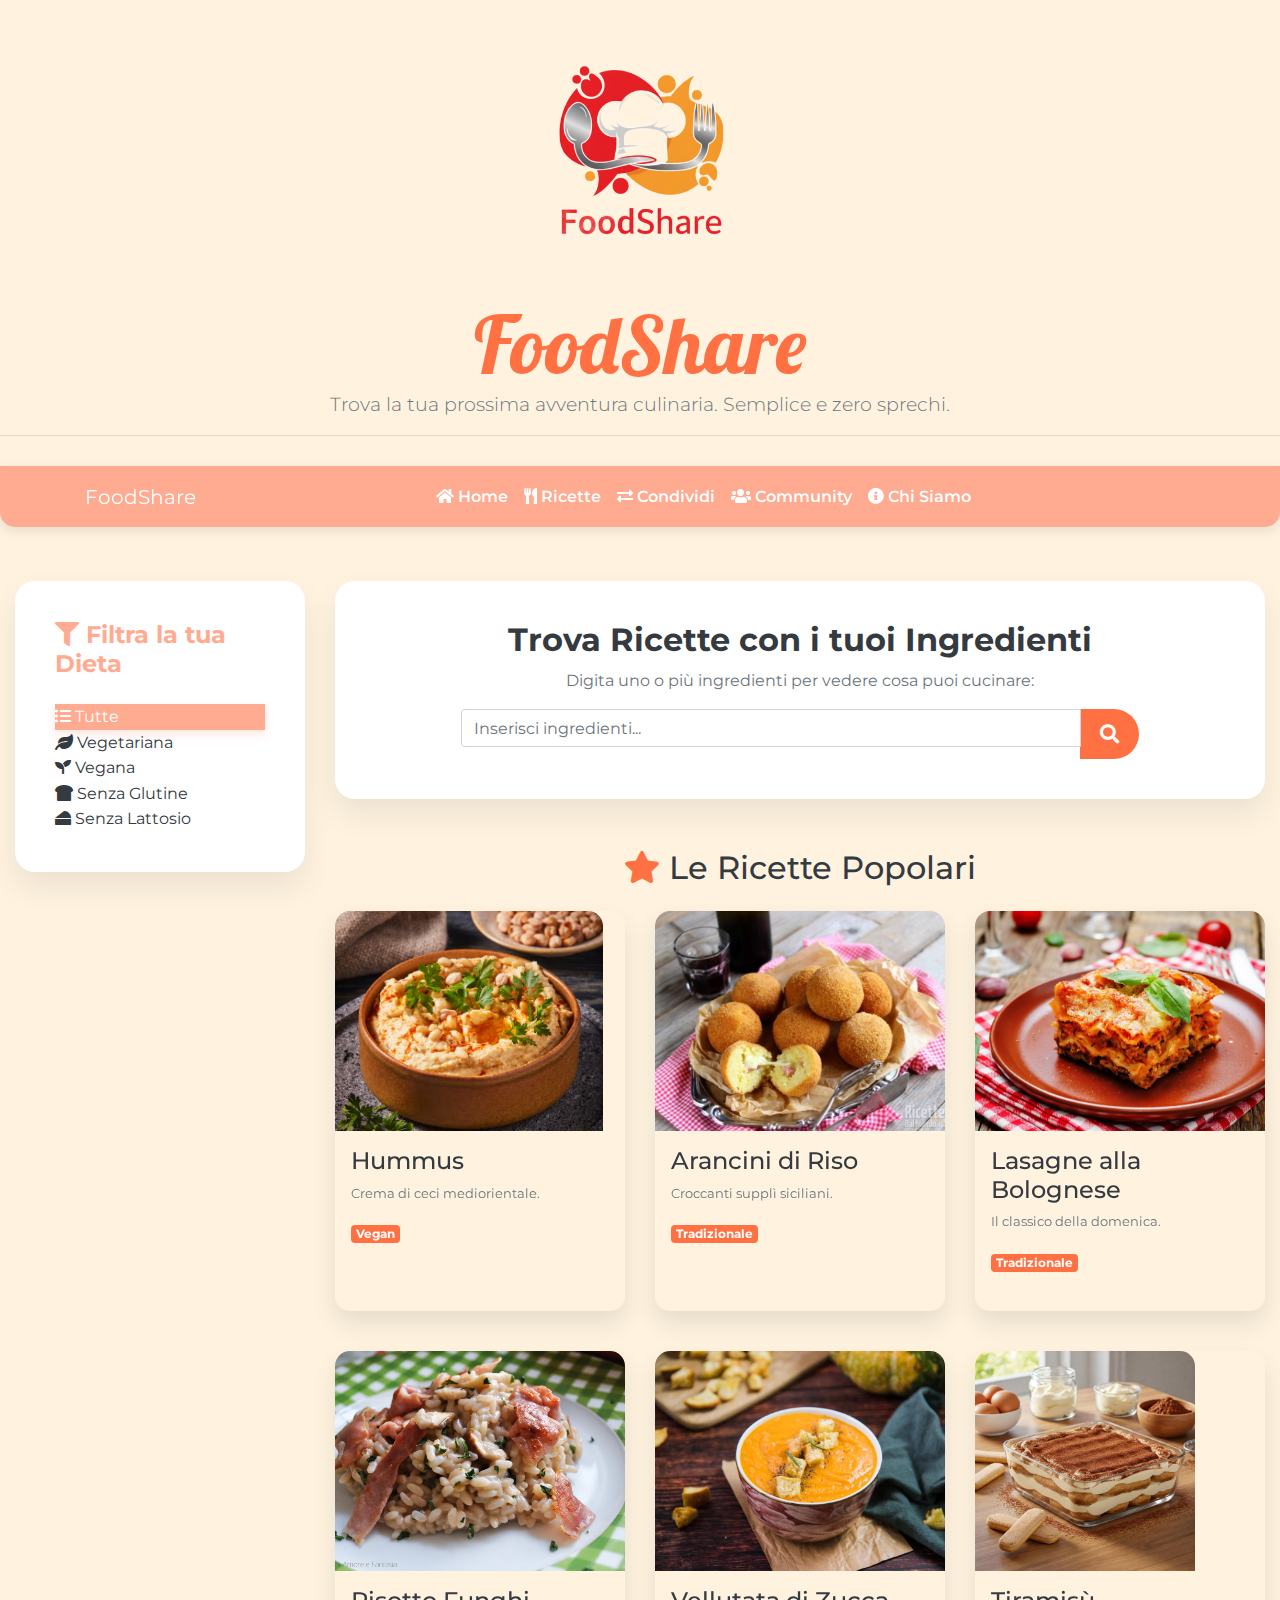
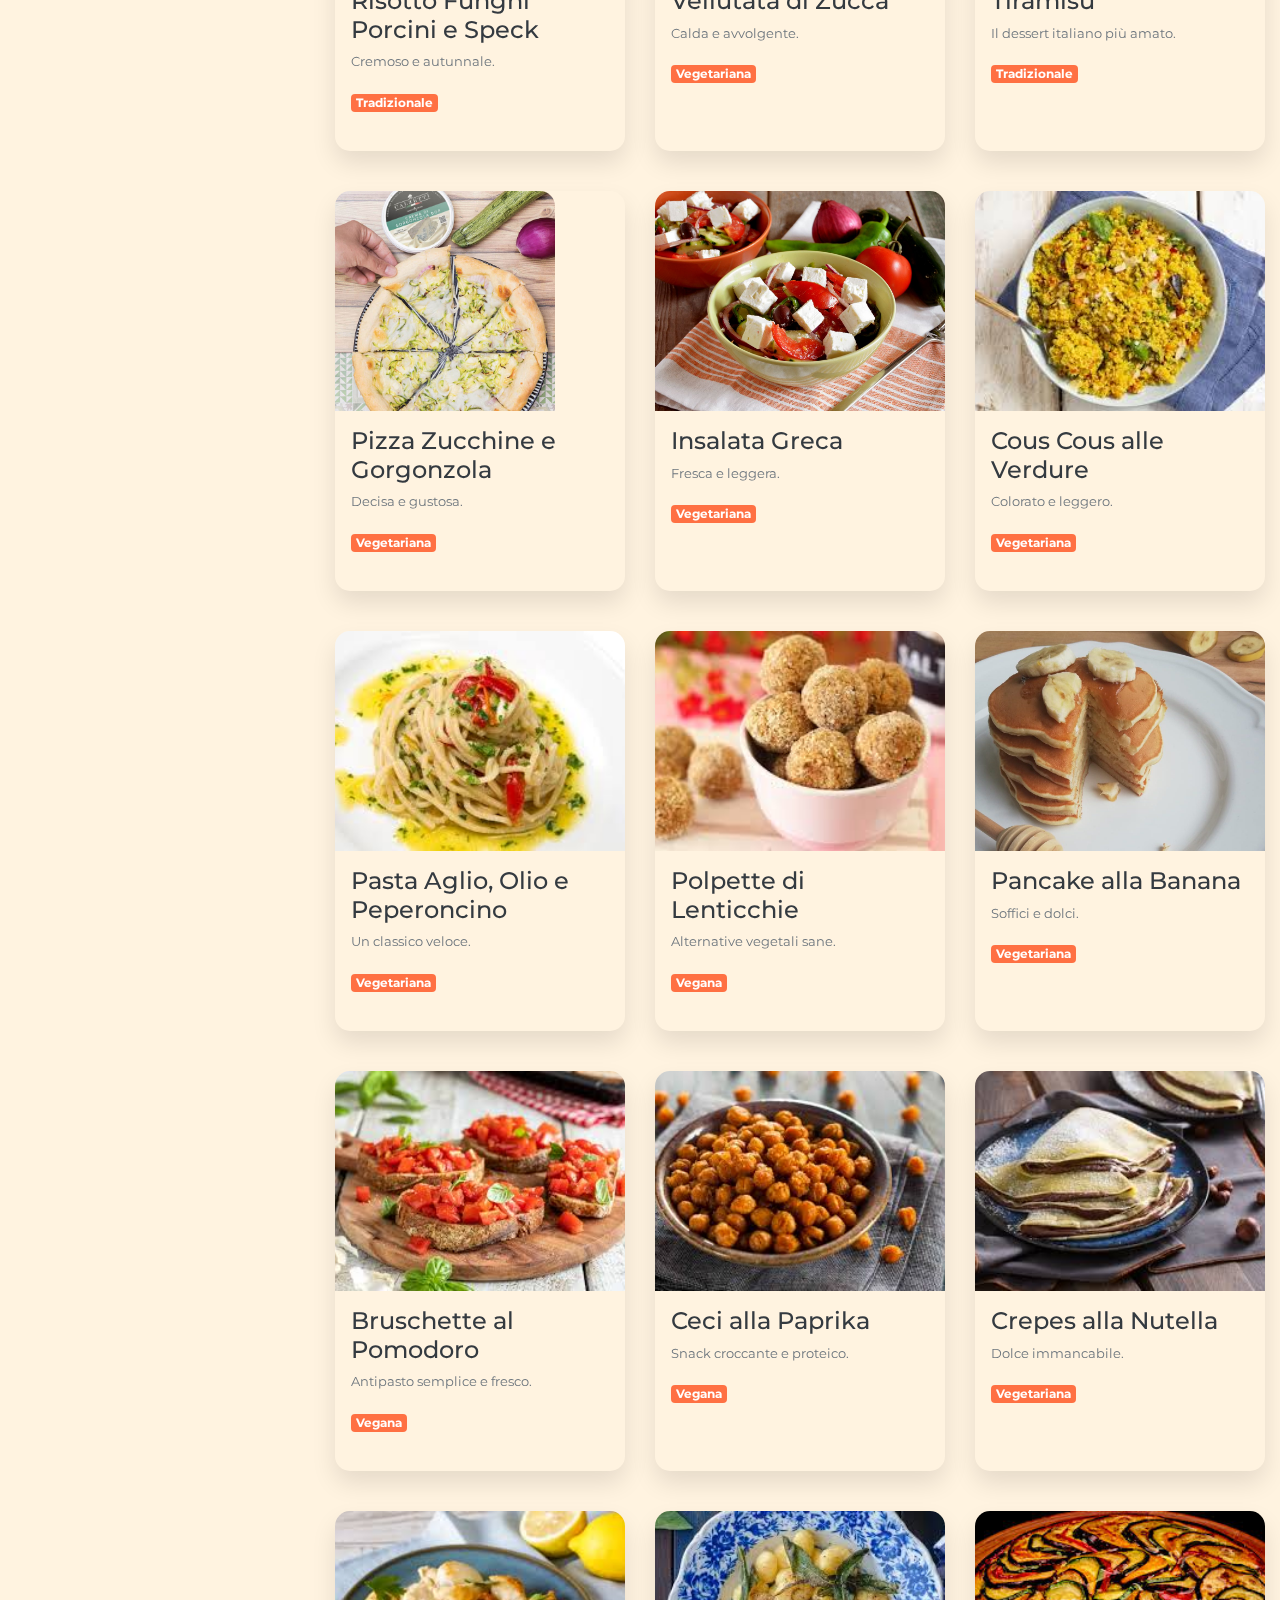
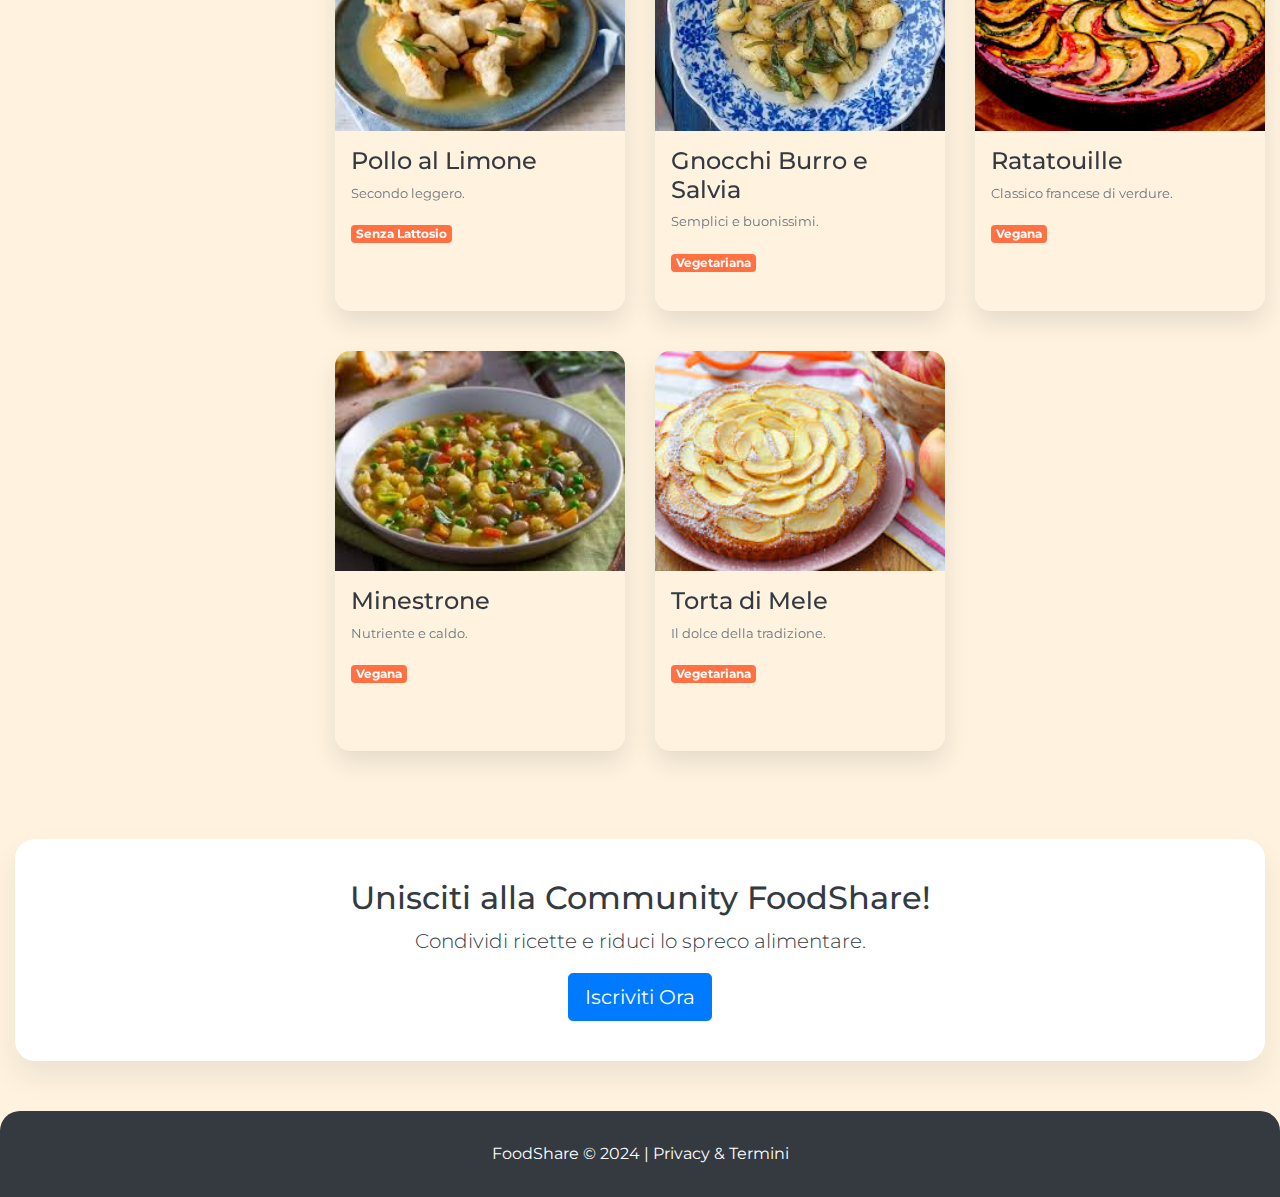
<file: index.html>
<!DOCTYPE html>
<html lang="it">
   <head>
      <meta charset="UTF-8">
      <meta name="viewport" content="width=device-width, initial-scale=1.0">
      <title>FoodShare</title>
      <link rel="stylesheet" href="https://stackpath.bootstrapcdn.com/bootstrap/4.5.2/css/bootstrap.min.css">
      <link href="https://fonts.googleapis.com/css2?family=Lobster&family=Montserrat:wght@300;400;600;700&display=swap" rel="stylesheet">
      <link rel="stylesheet" href="https://cdnjs.cloudflare.com/ajax/libs/font-awesome/5.15.4/css/all.min.css">
      <style>
         :root {
         --primary-bg: #FFF3E0;
         --navbar-bg: #FFAB91;
         --accent-color: #FF7043;
         --text-color: #343a40;
         --light-grey: #f0f0f0;
         --dark-grey: #6c757d;
         }
         body {
         padding-top: 20px;
         font-family: 'Montserrat', sans-serif;
         background-color: var(--primary-bg);
         color: var(--text-color);
         line-height: 1.6;
         }
         .top-logo-section {
         text-align: center;
         margin-bottom: 30px;
         padding-bottom: 15px;
         border-bottom: 1px solid rgba(0,0,0,0.1);
         }
         .top-logo-section .brand-logo {
         font-family: 'Lobster', cursive;
         font-size: 5rem;
         color: var(--accent-color);
         font-weight: 400;
         line-height: 1;
         display: block;
         margin-bottom: 5px;
         }
         .top-logo-section .brand-slogan {
         font-size: 1.2rem;
         color: var(--dark-grey);
         font-weight: 300;
         }
         .navbar {
         background-color: var(--navbar-bg);
         box-shadow: 0 4px 12px rgba(0,0,0,0.1);
         position: sticky;
         top: 0;
         z-index: 1000;
         margin-bottom: 30px;
         border-radius: 0 0 15px 15px;
         }
         .navbar-nav .nav-link {
         color: white !important;
         font-weight: 600;
         transition: color 0.2s, background-color 0.2s;
         padding: 10px 15px;
         border-radius: 8px;
         }
         .navbar-nav .nav-link:hover {
         background-color: rgba(255, 255, 255, 0.2);
         }
         .main-search-area, .sidebar-filters, .cta-section {
         background-color: white;
         border-radius: 20px;
         box-shadow: 0 15px 30px rgba(0,0,0,0.08);
         padding: 40px;
         margin-bottom: 50px;
         }
         #ingredient-search-input:focus {
         border-color: var(--accent-color);
         box-shadow: 0 0 0 0.2rem rgba(255, 112, 67, .25);
         }
         .input-group-text {
         background-color: var(--accent-color);
         color: white;
         border-radius: 0 50px 50px 0 !important;
         border: none;
         padding: 15px 20px;
         font-size: 1.2rem;
         }
         .sidebar-filters h4 {
         color: var(--navbar-bg);
         font-weight: 700;
         margin-bottom: 25px;
         }
         .filter-item.active {
         background-color: var(--navbar-bg);
         color: white;
         border-color: var(--navbar-bg);
         box-shadow: 0 4px 10px rgba(255, 171, 145, 0.3);
         }
         .recipe-item-wrapper {
         perspective: 1000px;
         height: 400px;
         margin-bottom: 40px;
         }
         .recipe-card {
         width: 100%;
         height: 100%;
         position: relative;
         transform-style: preserve-3d;
         transition: transform 0.6s;
         cursor: pointer;
         box-shadow: 0 12px 25px rgba(0, 0, 0, 0.1);
         border-radius: 15px;
         }
         .recipe-card.flipped {
         transform: rotateY(180deg);
         }
         .recipe-front, .recipe-back {
         position: absolute;
         width: 100%;
         height: 100%;
         backface-visibility: hidden;
         border-radius: 15px;
         }
         .recipe-front img {
         height: 220px;
         object-fit: cover;
         border-top-left-radius: 15px;
         border-top-right-radius: 15px;
         }
         .recipe-back {
         background-color: #FFCCBC;
         border: 1px solid var(--navbar-bg);
         transform: rotateY(180deg);
         padding: 30px;
         display: flex;
         flex-direction: column;
         justify-content: center;
         text-align: center;
         }
         .recipe-back .ingredients-text {
         font-size: 1.1rem;
         padding: 15px;
         font-weight: 500;
         }
         footer {
         background-color: var(--text-color);
         color: white;
         padding: 30px 0;
         border-top-left-radius: 20px;
         border-top-right-radius: 20px;
         margin-top: 40px;
         text-align: center;
         }
      </style>
   </head>
   <body>
      <div class="top-logo-section">
         <img src="logo1.png">
         <span class="brand-logo">FoodShare</span>
         <span class="brand-slogan">Trova la tua prossima avventura culinaria. Semplice e zero sprechi.</span>
      </div>
      <nav class="navbar navbar-expand-lg navbar-dark">
         <div class="container">
            <a class="navbar-brand navbar-brand-hidden" href="#">FoodShare</a>
            <button class="navbar-toggler" type="button" data-toggle="collapse" data-target="#navbarNav">
            <span class="navbar-toggler-icon"></span>
            </button>
            <div class="collapse navbar-collapse justify-content-center" id="navbarNav">
               <ul class="navbar-nav">
                  <li class="nav-item active">
                     <a class="nav-link" href="#"><i class="fas fa-home"></i> Home</a>
                  </li>
                  <li class="nav-item"><a class="nav-link" href="#"><i class="fas fa-utensils"></i> Ricette</a></li>
                  <li class="nav-item"><a class="nav-link" href="condivisione.html"><i class="fas fa-exchange-alt"></i> Condividi</a></li>
                  <li class="nav-item"><a href="community.html" class="nav-link"><i class="fas fa-users"></i> Community</a></li>
                  <li class="nav-item"><a href="chisiamo.html" class="nav-link"><i class="fas fa-info-circle"></i> Chi Siamo</a></li>
               </ul>
            </div>
         </div>
      </nav>
      <div class="container-fluid pt-4">
         <div class="row">
            <div class="col-lg-3 col-md-4">
               <section class="sidebar-filters">
                  <h4><i class="fas fa-filter"></i> Filtra la tua Dieta</h4>
                  <div id="variation-filters">
                     <div class="filter-item active" data-filter="Tutte"><i class="fas fa-list-ul"></i> Tutte</div>
                     <div class="filter-item" data-filter="Vegetariana"><i class="fas fa-leaf"></i> Vegetariana</div>
                     <div class="filter-item" data-filter="Vegan"><i class="fas fa-seedling"></i> Vegana</div>
                     <div class="filter-item" data-filter="Senza Glutine"><i class="fas fa-bread-slice"></i> Senza Glutine</div>
                     <div class="filter-item" data-filter="Senza Lattosio"><i class="fas fa-cheese"></i> Senza Lattosio</div>
                  </div>
               </section>
            </div>
            <div class="col-lg-9 col-md-8">
               <section class="main-search-area">
                  <h2 class="text-center font-weight-bold">Trova Ricette con i tuoi Ingredienti</h2>
                  <p class="text-center text-muted">Digita uno o più ingredienti per vedere cosa puoi cucinare:</p>
                  <div class="col-sm-10 offset-sm-1">
                     <div class="input-group">
                        <input type="text" id="ingredient-search-input" class="form-control" placeholder="Inserisci ingredienti...">
                        <div class="input-group-append">
                           <span class="input-group-text"><i class="fas fa-search"></i></span>
                        </div>
                     </div>
                  </div>
               </section>
               <section class="mb-5">
                  <h2 class="text-center mb-4"><i class="fas fa-star" style="color: var(--accent-color);"></i> Le Ricette Popolari</h2>
                  <div class="row" id="recipe-list"></div>
                  <div id="no-results" class="text-center" style="display:none;">
                     <p class="alert alert-warning">Nessuna ricetta trovata.</p>
                  </div>
               </section>
            </div>
         </div>
         <section class="cta-section text-center">
            <h2>Unisciti alla Community FoodShare!</h2>
            <p class="lead">Condividi ricette e riduci lo spreco alimentare.</p>
            <a href="#" class="btn btn-primary btn-lg">Iscriviti Ora</a>
         </section>
      </div>
      <footer>FoodShare © 2024 | Privacy & Termini</footer>
      <script src="https://code.jquery.com/jquery-3.5.1.min.js"></script>
      <script>
         const recipes = [
             { id: 1, title: "Hummus", ingredients: "Ceci, Olio d'oliva, Limone, Tahin, Aglio", variations: "Vegan, Senza Lattosio, Vegetariana, Senza Glutine", description: "Crema di ceci mediorientale.", image: "hummus.jpg" },
             { id: 2, title: "Arancini di Riso", ingredients: "Riso, Ragù, Mozzarella, Panatura", variations: "Tradizionale", description: "Croccanti supplì siciliani.", image: "31279-arancini-di-riso-con-prosciutto-e-mozzarella.jpg" },
             { id: 3, title: "Lasagne alla Bolognese", ingredients: "Pasta, Ragù, Besciamella, Parmigiano", variations: "Tradizionale", description: "Il classico della domenica.", image: "lasagne.jpg" },
             { id: 4, title: "Risotto Funghi Porcini e Speck", ingredients: "Riso, Funghi porcini, Speck", variations: "Tradizionale", description: "Cremoso e autunnale.", image: "RISOTTO-FUNGHI-E-SPECK-.jpg" },
             { id: 5, title: "Vellutata di Zucca", ingredients: "Zucca, Patate, Cipolla", variations: "Vegetariana, Vegan, Senza Glutine, Senza Lattosio", description: "Calda e avvolgente.", image: "vellutata.jpg" },
             { id: 6, title: "Tiramisù", ingredients: "Savoiardi, Mascarpone, Caffè", variations: "Tradizionale", description: "Il dessert italiano più amato.", image: "tiramisu.jpg" },
             { id: 7, title: "Pizza Zucchine e Gorgonzola", ingredients: "Impasto, Zucchine, Cipolla, Gorgonzola", variations: "Vegetariana", description: "Decisa e gustosa.", image: "pizza-zucchine.jpg" },
             { id: 8, title: "Insalata Greca", ingredients: "Pomodori, Cetrioli, Feta, Olive", variations: "Vegetariana, Senza Glutine", description: "Fresca e leggera.", image: "Insalata-greca.jpg" },
             { id: 9, title: "Cous Cous alle Verdure", ingredients: "Cous cous, Zucchine, Carote", variations: "Vegetariana, Vegana", description: "Colorato e leggero.", image: "cous.jpg" },
             { id: 10, title: "Pasta Aglio, Olio e Peperoncino", ingredients: "Spaghetti, Aglio, Olio", variations: "Vegetariana, Vegana", description: "Un classico veloce.", image: "pastaaglio.jpg" },
             { id: 11, title: "Polpette di Lenticchie", ingredients: "Lenticchie, Pangrattato", variations: "Vegana", description: "Alternative vegetali sane.", image: "lenticchie.jpg" },
             { id: 12, title: "Pancake alla Banana", ingredients: "Banana, Uova, Farina", variations: "Vegetariana", description: "Soffici e dolci.", image: "banane.jpg" },
             { id: 13, title: "Bruschette al Pomodoro", ingredients: "Pane, Pomodori, Basilico", variations: "Vegana", description: "Antipasto semplice e fresco.", image: "bruschette.jpg" },
             { id: 14, title: "Ceci alla Paprika", ingredients: "Ceci, Paprika", variations: "Vegana, Senza Glutine", description: "Snack croccante e proteico.", image: "ceci.jpg" },
             { id: 15, title: "Crepes alla Nutella", ingredients: "Farina, Latte, Uova, Nutella", variations: "Vegetariana", description: "Dolce immancabile.", image: "crepes.jpg" },
             { id: 16, title: "Pollo al Limone", ingredients: "Pollo, Limone, Rosmarino", variations: "Senza Lattosio", description: "Secondo leggero.", image: "pollo.jpg" },
             { id: 17, title: "Gnocchi Burro e Salvia", ingredients: "Gnocchi, Burro, Salvia", variations: "Vegetariana", description: "Semplici e buonissimi.", image: "gnocchi.jpg" },
             { id: 18, title: "Ratatouille", ingredients: "Melanzane, Peperoni, Zucchine", variations: "Vegana, Senza Glutine", description: "Classico francese di verdure.", image: "ratatuille.jpg" },
             { id: 19, title: "Minestrone", ingredients: "Verdure miste, Brodo", variations: "Vegana", description: "Nutriente e caldo.", image: "minestrone.jpg" },
             { id: 20, title: "Torta di Mele", ingredients: "Mele, Farina, Uova, Burro", variations: "Vegetariana", description: "Il dolce della tradizione.", image: "tortadimele.jpg" }
         ];
         
         let currentVariationFilter = 'Tutte';
         let currentIngredientSearch = '';
         
         function renderRecipes(filteredRecipes) {
             const list = $('#recipe-list');
             list.empty();
         
             if (filteredRecipes.length === 0) {
                 $("#no-results").show();
                 return;
             }
             $("#no-results").hide();
         
             filteredRecipes.forEach(recipe => {
                 list.append(`
                     <div class="col-lg-4 col-md-6">
                         <div class="recipe-item-wrapper" onclick="toggleFlip(${recipe.id})">
                             <div class="recipe-card" id="card-${recipe.id}">
                                 <div class="recipe-front">
                                     <img src="${recipe.image}" class="img-fluid" alt="${recipe.title}">
                                     <div class="p-3">
                                         <h4>${recipe.title}</h4>
                                         <p class="text-muted small">${recipe.description}</p>
                                         <span class="badge badge-info" style="background-color: var(--accent-color);">
                                             ${recipe.variations.split(',')[0]}
                                         </span>
                                     </div>
                                 </div>
         
                                 <div class="recipe-back">
                                     <h4>Ingredienti</h4>
                                     <p class="ingredients-text">${recipe.ingredients}</p>
                                 </div>
                             </div>
                         </div>
                     </div>
                 `);
             });
         }
         
         function filterRecipes() {
             let filtered = recipes;
         
             if (currentVariationFilter !== "Tutte") {
                 filtered = filtered.filter(r =>
                     r.variations.toLowerCase().includes(currentVariationFilter.toLowerCase())
                 );
             }
         
             if (currentIngredientSearch.trim() !== "") {
                 const s = currentIngredientSearch.toLowerCase();
                 filtered = filtered.filter(r =>
                     r.ingredients.toLowerCase().includes(s) ||
                     r.title.toLowerCase().includes(s)
                 );
             }
         
             renderRecipes(filtered);
         }
         
         function toggleFlip(id) {
             $(`#card-${id}`).toggleClass("flipped");
         }
         
         $(document).ready(() => {
             $("#ingredient-search-input").keyup(function () {
                 currentIngredientSearch = $(this).val();
                 filterRecipes();
             });
         
             $("#variation-filters .filter-item").click(function () {
                 $("#variation-filters .filter-item").removeClass("active");
                 $(this).addClass("active");
                 currentVariationFilter = $(this).data("filter");
                 filterRecipes();
             });
         
             renderRecipes(recipes);
         });
      </script>
   </body>

</html>
</file>
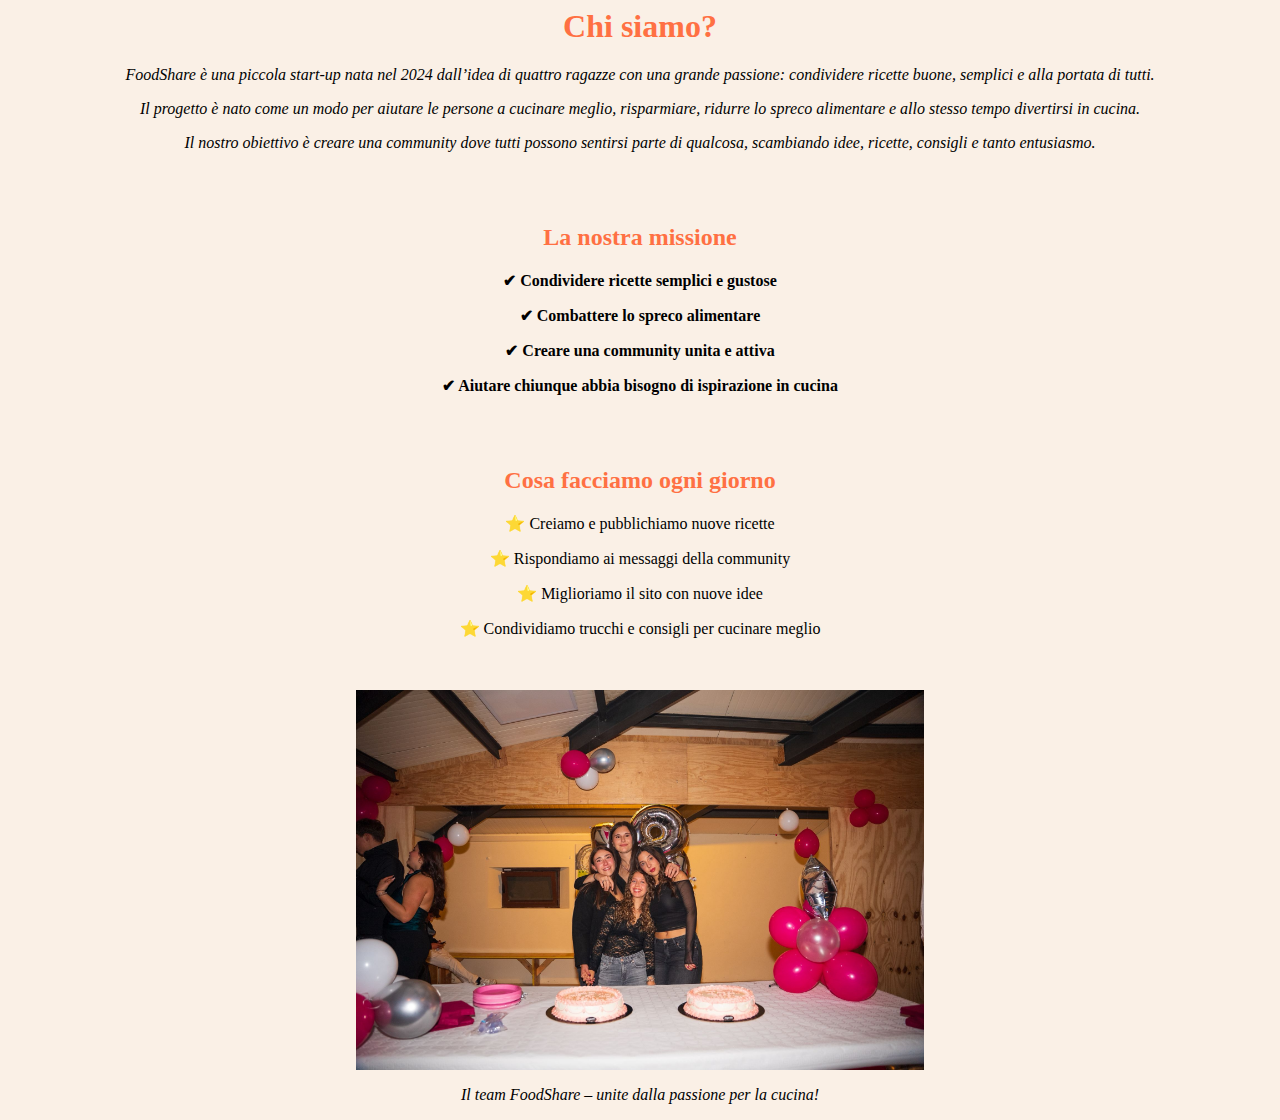
<file: chisiamo.html>
<html lang="it">
<head>
    <meta charset="UTF-8">
    <title>FoodShare - Chi Siamo</title>
</head>

<body bgcolor="#FAF0E6">

    <h1 style="text-align:center; color:#FF7043;">Chi siamo?</h1>

    <center>
        <p><em>FoodShare è una piccola start-up nata nel 2024 dall’idea di quattro ragazze con una grande passione:
        condividere ricette buone, semplici e alla portata di tutti.</em></p>

        <p><em>Il progetto è nato come un modo per aiutare le persone a cucinare meglio, risparmiare,
        ridurre lo spreco alimentare e allo stesso tempo divertirsi in cucina.</em></p>

        <p><em>Il nostro obiettivo è creare una community dove tutti possono sentirsi parte di qualcosa,
        scambiando idee, ricette, consigli e tanto entusiasmo.</em></p>
    </center>

    <br><br>

    <!-- Missione -->
    <h2 style="text-align:center; color:#FF7043;">La nostra missione</h2>
    <center>
        <p><b>✔ Condividere ricette semplici e gustose</b></p>
        <p><b>✔ Combattere lo spreco alimentare</b></p>
        <p><b>✔ Creare una community unita e attiva</b></p>
        <p><b>✔ Aiutare chiunque abbia bisogno di ispirazione in cucina</b></p>
    </center>

    <br><br>

    <!-- Cosa facciamo -->
    <h2 style="text-align:center; color:#FF7043;">Cosa facciamo ogni giorno</h2>

    <center>
        <p>⭐ Creiamo e pubblichiamo nuove ricette</p>
        <p>⭐ Rispondiamo ai messaggi della community</p>
        <p>⭐ Miglioriamo il sito con nuove idee</p>
        <p>⭐ Condividiamo trucchi e consigli per cucinare meglio</p>
    </center>

    <br><br>

    <!-- Foto gruppo -->
    <center>
        <img src="NOI.JPG" width="45%">
        <p><em>Il team FoodShare – unite dalla passione per la cucina!</em></p>
    </center>

</body>
</html>
</file>
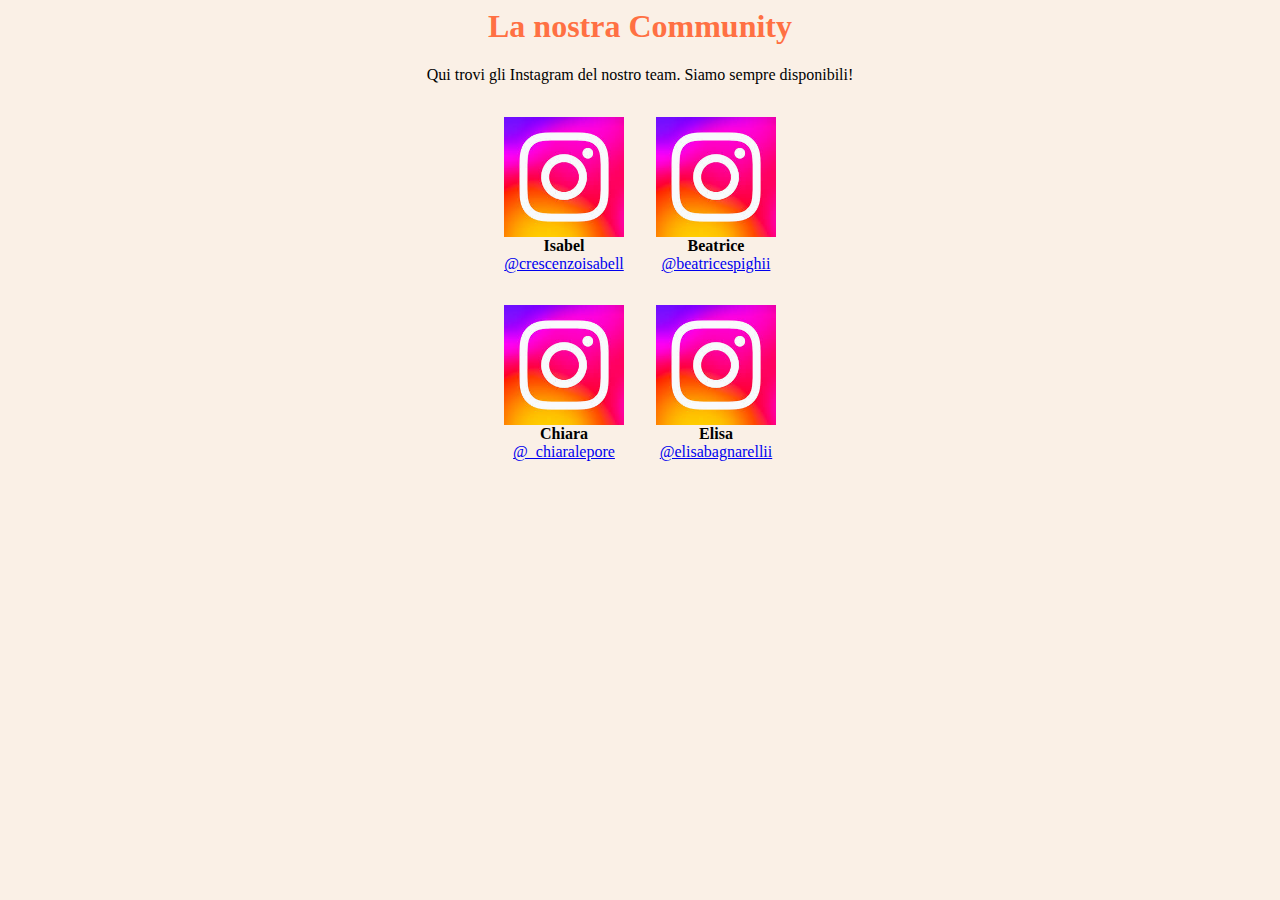
<file: community.html>
<html lang="it">
   <head>
      <meta charset="UTF-8">
      <title>FoodShare - Community</title>
   </head>
   <body bgcolor="#FAF0E6">
      <h1 style="text-align:center; color:#FF7043;">La nostra Community</h1>
      <p style="text-align:center;">Qui trovi gli Instagram del nostro team. Siamo sempre disponibili!</p>
      <table align="center" cellpadding="15">
         <tr>
            <td align="center">
               <img src="insta.jpg" width="120"><br>
               <b>Isabel</b><br>
               <a href="https://www.instagram.com/crescenzoisabell?igsh=MXEwd3d4dHFhaGNuOA==" target="_blank">
               @crescenzoisabell
               </a>
            </td>
            <td align="center">
               <img src="insta.jpg" width="120"><br>
               <b>Beatrice</b><br>
               <a href="https://www.instagram.com/beatricespighii?igsh=djV1emZhajgwODIx" target="_blank">
               @beatricespighii
               </a>
            </td>
         </tr>
         <tr>
            <td align="center">
               <img src="insta.jpg" width="120"><br>
               <b>Chiara</b><br>
               <a href="https://www.instagram.com/_chiaralepore?igsh=dmN1OGxubDJkZG9w" target="_blank">
               @_chiaralepore
               </a>
            </td>
            <td align="center">
               <img src="insta.jpg" width="120"><br>
               <b>Elisa</b><br>
               <a href="https://www.instagram.com/elisabagnarellii?igsh=cnQ4MWMwd2dhcml3" target="_blank">
               @elisabagnarellii
               </a>
            </td>
         </tr>
      </table>
   </body>
</html>
</file>
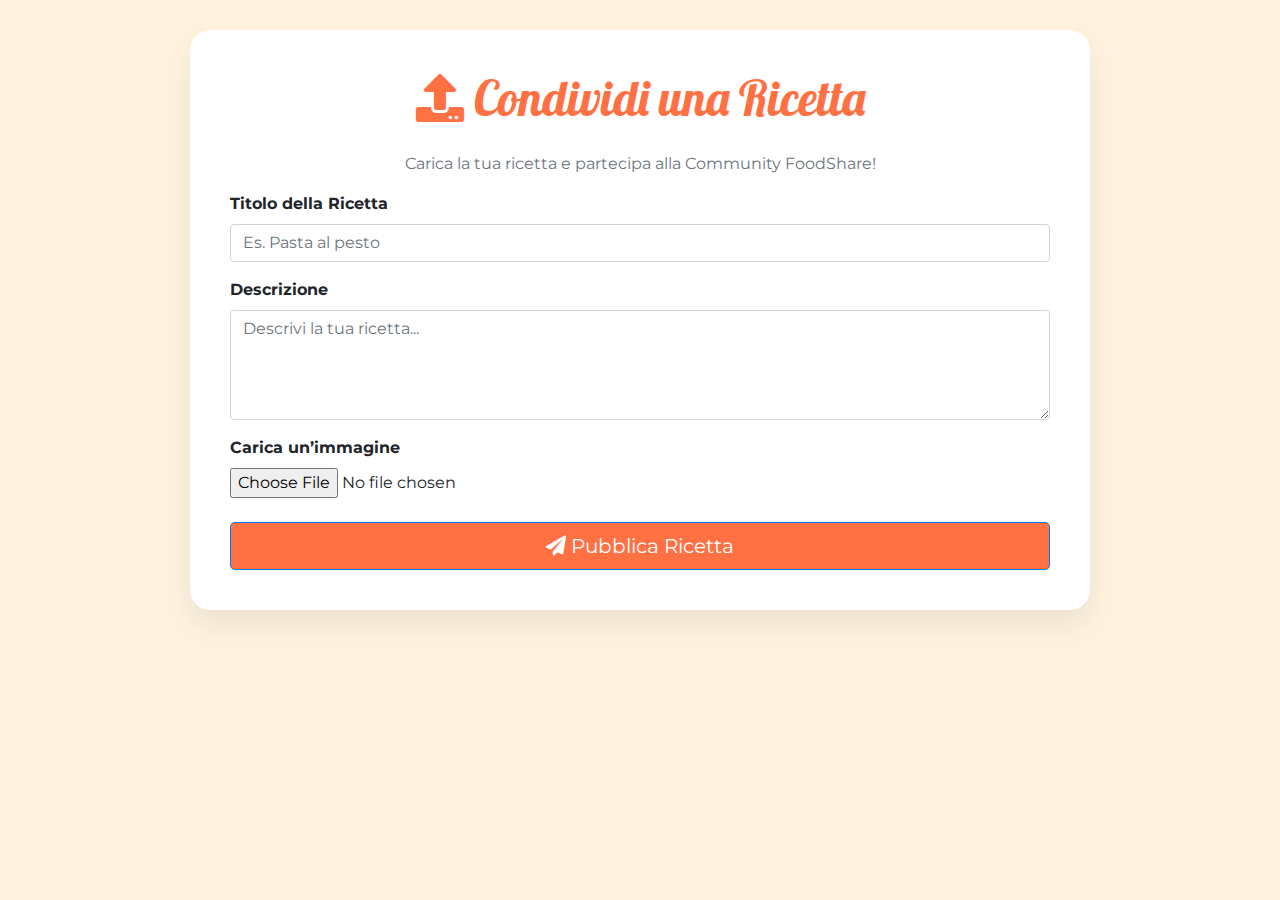
<file: condivisione.html>
<!DOCTYPE html>
<html lang="it">
   <head>
      <meta charset="UTF-8">
      <meta name="viewport" content="width=device-width, initial-scale=1.0">
      <title>Condividi Ricetta – FoodShare</title>
      <link rel="stylesheet" href="https://stackpath.bootstrapcdn.com/bootstrap/4.5.2/css/bootstrap.min.css">
      <link href="https://fonts.googleapis.com/css2?family=Lobster&family=Montserrat:wght@300;400;600;700&display=swap" rel="stylesheet">
      <link rel="stylesheet" href="https://cdnjs.cloudflare.com/ajax/libs/font-awesome/5.15.4/css/all.min.css">
      <style>
         body {
         font-family: 'Montserrat', sans-serif;
         background-color: #FFF3E0;
         padding-top: 30px;
         }
         .container-box {
         background: white;
         padding: 40px;
         max-width: 900px;
         margin: auto;
         border-radius: 20px;
         box-shadow: 0 15px 30px rgba(0,0,0,0.08);
         }
         h1 {
         font-family: 'Lobster', cursive;
         font-size: 3rem;
         color: #FF7043;
         }
         .preview-img {
         max-width: 100%;
         border-radius: 15px;
         margin-top: 15px;
         display: none;
         }
         button {
         background-color: #FF7043 !important;
         border: none;
         }
         .btn:hover {
         background-color: #e86436 !important;
         }
         #success {
         font-size: 1.2rem;
         border-radius: 10px;
         }
      </style>
   </head>
   <body>
      <div class="container-box">
         <h1 class="text-center mb-4"><i class="fas fa-upload"></i> Condividi una Ricetta</h1>
         <p class="text-center text-muted">Carica la tua ricetta e partecipa alla Community FoodShare!</p>
         <form id="share-form">
            <div class="form-group">
               <label><strong>Titolo della Ricetta</strong></label>
               <input type="text" id="recipe-title" class="form-control" placeholder="Es. Pasta al pesto" required>
            </div>
            <div class="form-group">
               <label><strong>Descrizione</strong></label>
               <textarea id="recipe-desc" class="form-control" rows="4" placeholder="Descrivi la tua ricetta..." required></textarea>
            </div>
            <div class="form-group">
               <label><strong>Carica un’immagine</strong></label>
               <input type="file" id="recipe-img" class="form-control-file" accept="image/*" required>
               <img id="preview" class="preview-img">
            </div>
            <button type="submit" class="btn btn-primary btn-block btn-lg mt-4">
            <i class="fas fa-paper-plane"></i> Pubblica Ricetta
            </button>
         </form>
         <div id="success" class="alert alert-success text-center mt-4" style="display:none;">
            Ricetta inviata con successo!<br>
            <a href="foodsharee.html"><strong>Vai alla Home</strong></a>
         </div>
      </div>
      <script>
         const imgInput = document.getElementById("recipe-img");
         const previewImg = document.getElementById("preview");
         
        
         imgInput.addEventListener("change", () => {
             const file = imgInput.files[0];
             previewImg.src = URL.createObjectURL(file);
             previewImg.style.display = "block";
         });
         
        
         document.getElementById("share-form").addEventListener("submit", function(e) {
             e.preventDefault();
         
             const title = document.getElementById("recipe-title").value;
             const desc = document.getElementById("recipe-desc").value;
             const file = imgInput.files[0];
         
             const reader = new FileReader();
             reader.readAsDataURL(file);
         
             reader.onload = function() {
                 const newRecipe = {
                     title: title,
                     description: desc,
                     image: reader.result
                 };
         
               
                 let saved = JSON.parse(localStorage.getItem("userRecipes") || "[]");
                 saved.push(newRecipe);
                 localStorage.setItem("userRecipes", JSON.stringify(saved));
         
                 
                 document.getElementById("success").style.display = "block";
                 document.getElementById("share-form").reset();
                 previewImg.style.display = "none";
             };
         });
      </script>
   </body>
</html>
</file>
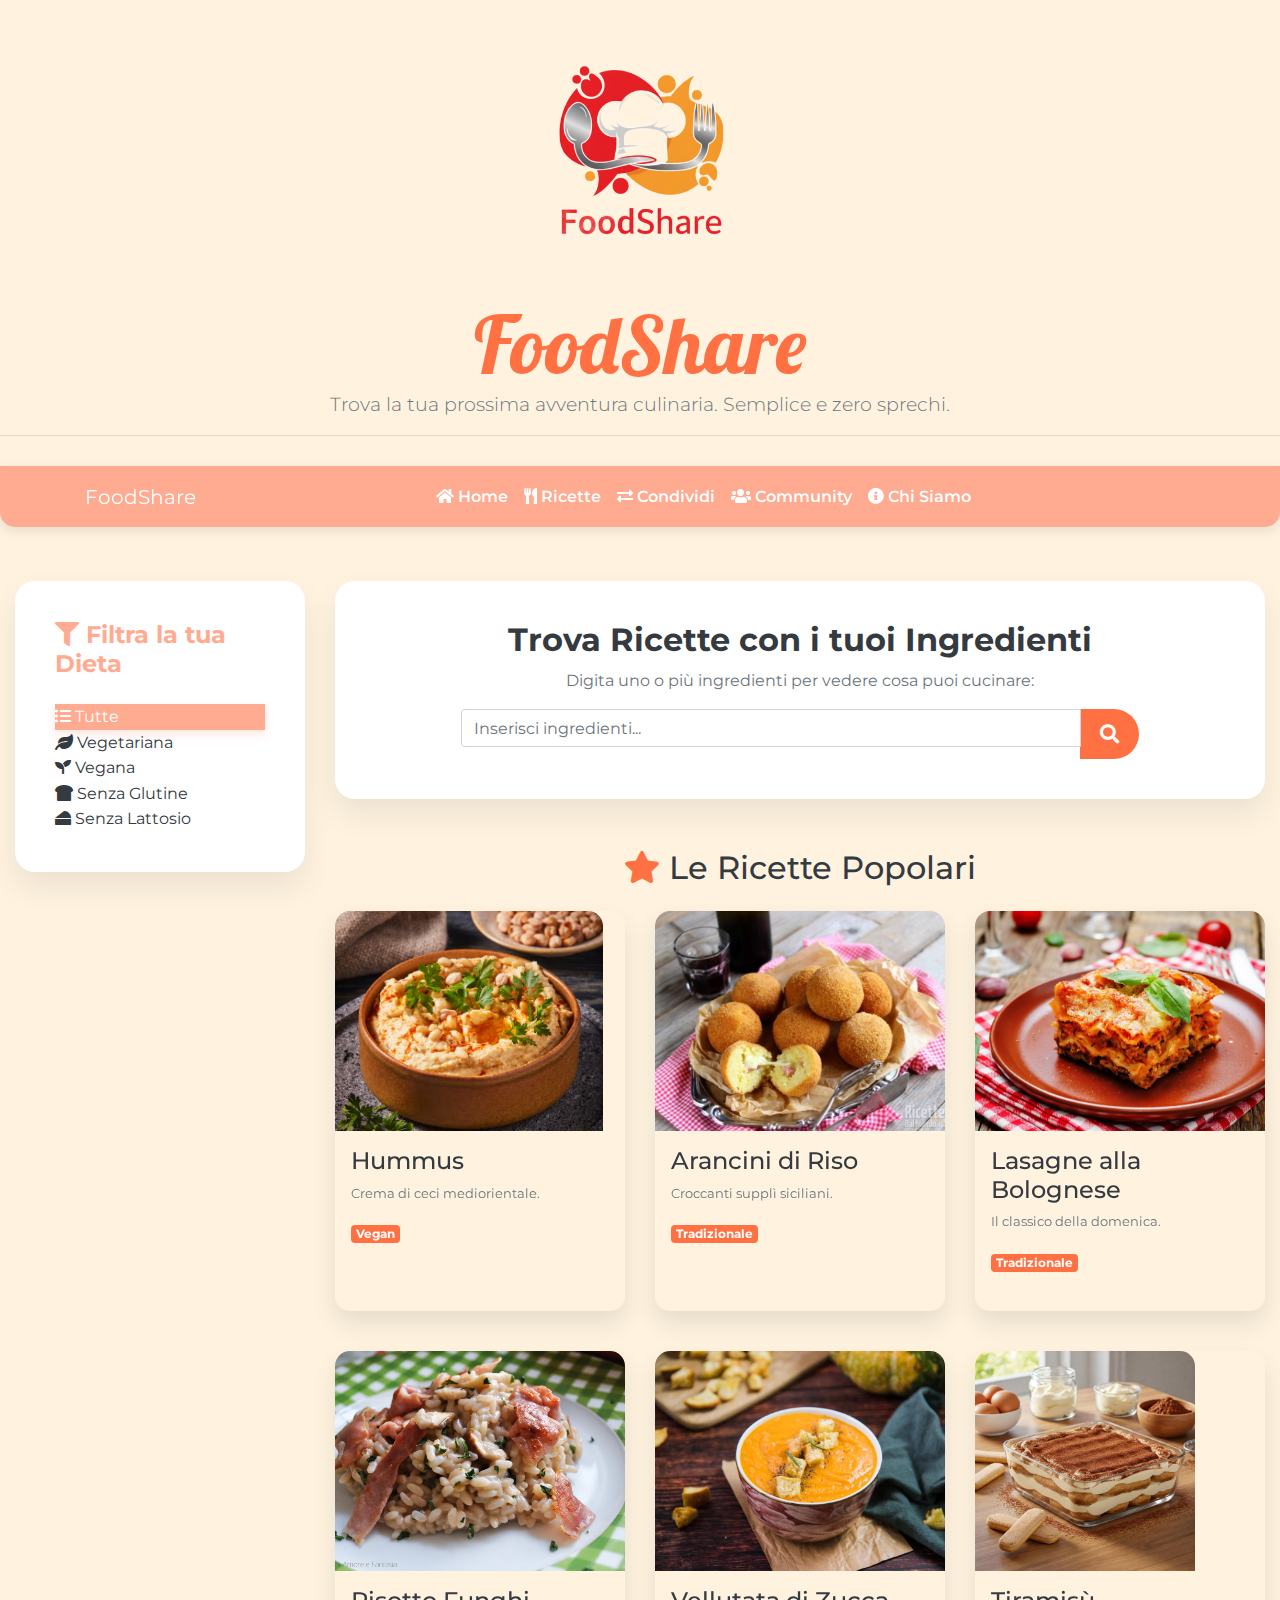
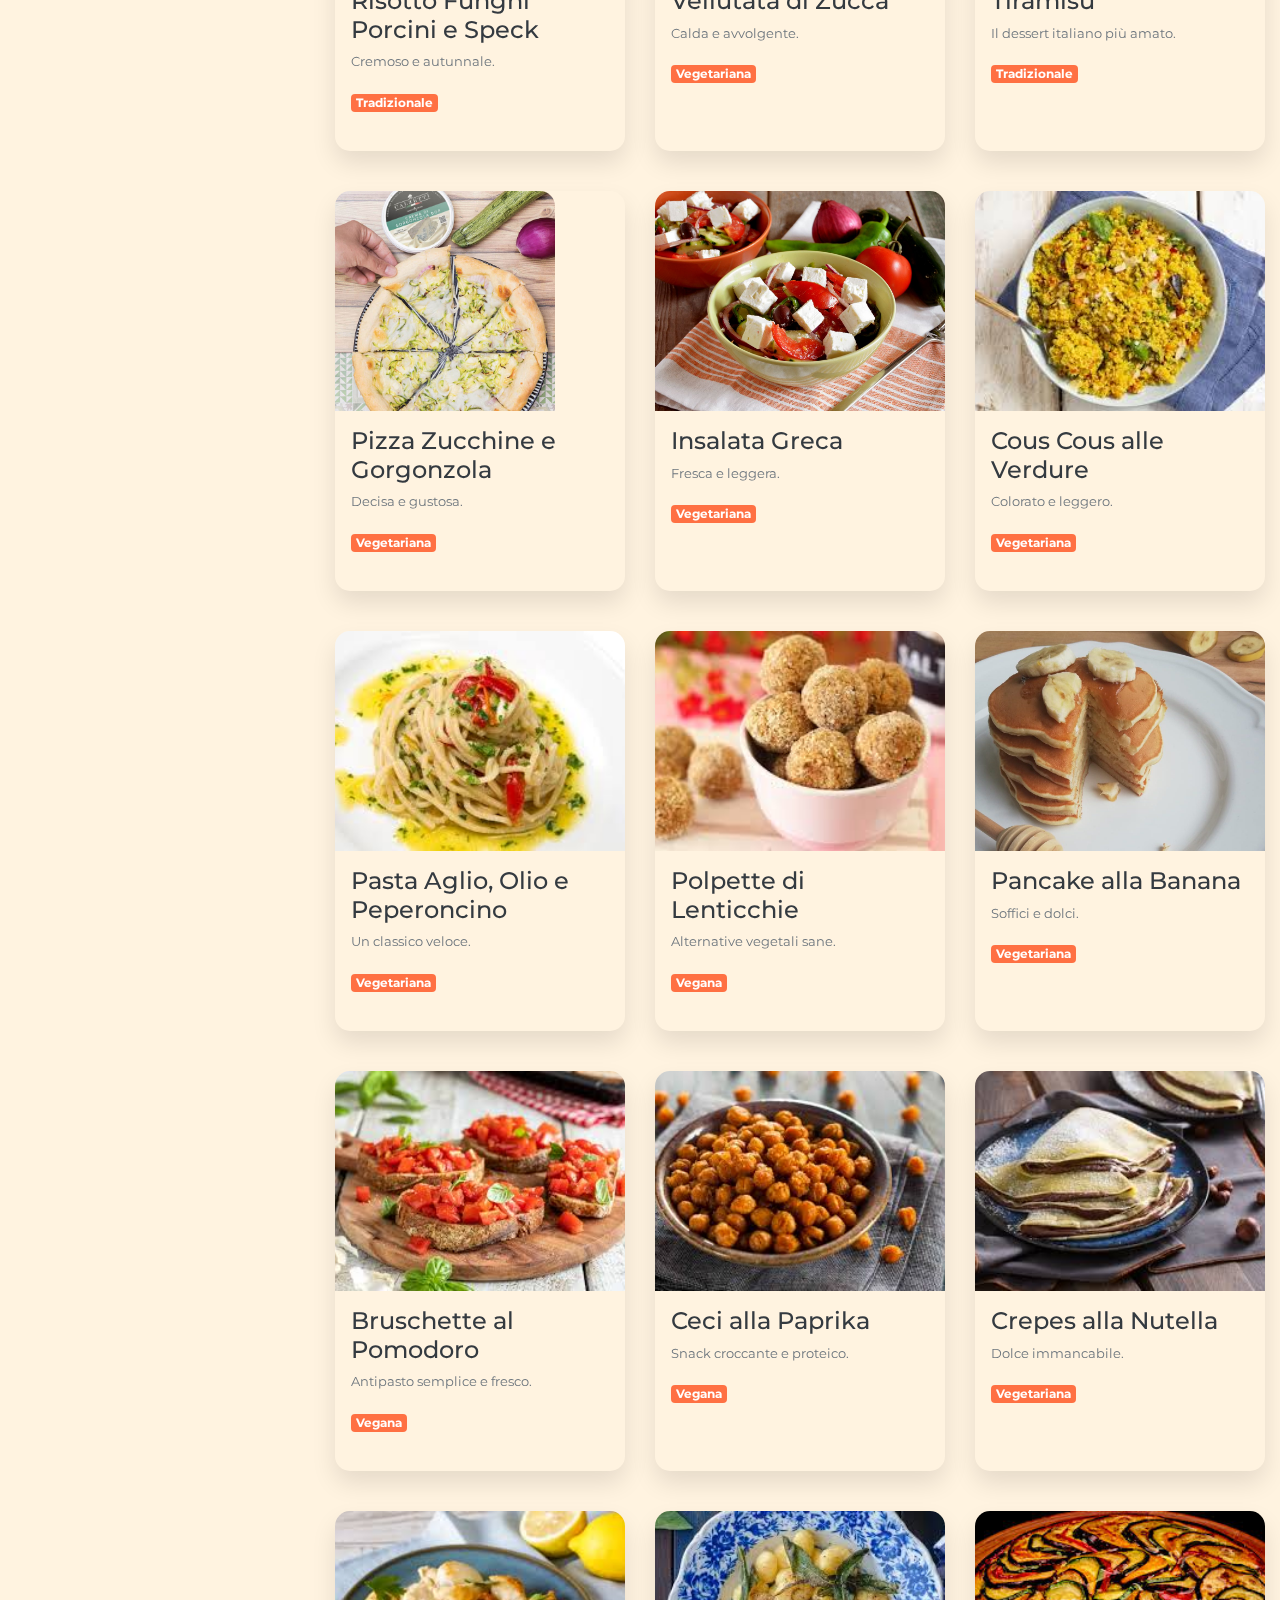
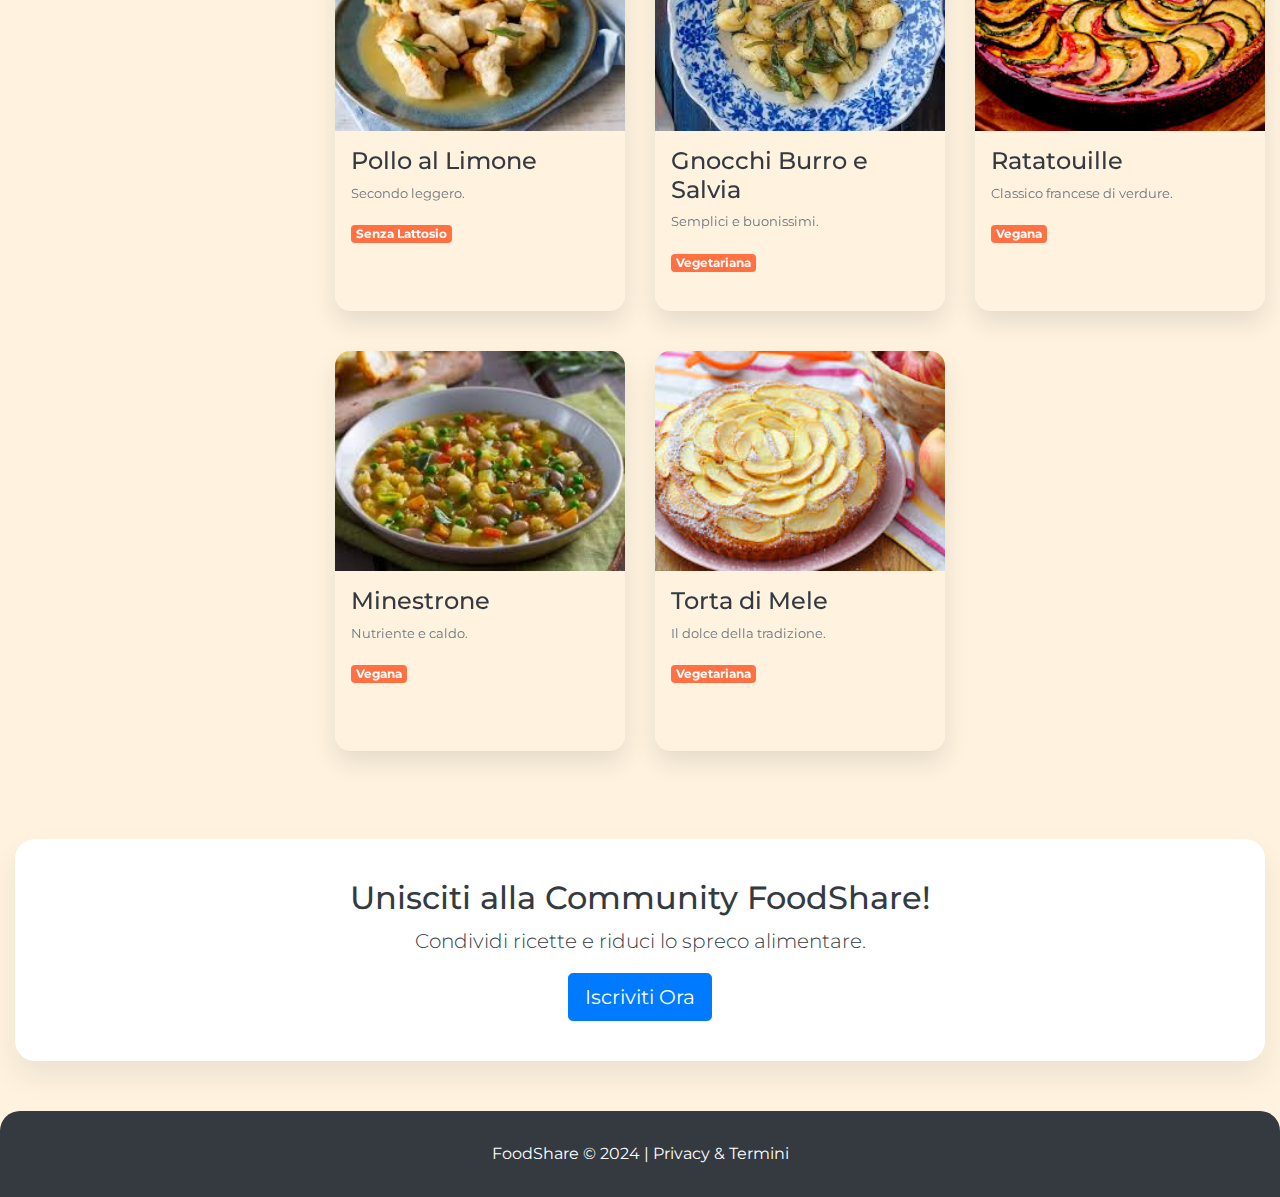
<file: foodsharee.html>
<!DOCTYPE html>
<html lang="it">
   <head>
      <meta charset="UTF-8">
      <meta name="viewport" content="width=device-width, initial-scale=1.0">
      <title>FoodShare</title>
      <link rel="stylesheet" href="https://stackpath.bootstrapcdn.com/bootstrap/4.5.2/css/bootstrap.min.css">
      <link href="https://fonts.googleapis.com/css2?family=Lobster&family=Montserrat:wght@300;400;600;700&display=swap" rel="stylesheet">
      <link rel="stylesheet" href="https://cdnjs.cloudflare.com/ajax/libs/font-awesome/5.15.4/css/all.min.css">
      <style>
         :root {
         --primary-bg: #FFF3E0;
         --navbar-bg: #FFAB91;
         --accent-color: #FF7043;
         --text-color: #343a40;
         --light-grey: #f0f0f0;
         --dark-grey: #6c757d;
         }
         body {
         padding-top: 20px;
         font-family: 'Montserrat', sans-serif;
         background-color: var(--primary-bg);
         color: var(--text-color);
         line-height: 1.6;
         }
         .top-logo-section {
         text-align: center;
         margin-bottom: 30px;
         padding-bottom: 15px;
         border-bottom: 1px solid rgba(0,0,0,0.1);
         }
         .top-logo-section .brand-logo {
         font-family: 'Lobster', cursive;
         font-size: 5rem;
         color: var(--accent-color);
         font-weight: 400;
         line-height: 1;
         display: block;
         margin-bottom: 5px;
         }
         .top-logo-section .brand-slogan {
         font-size: 1.2rem;
         color: var(--dark-grey);
         font-weight: 300;
         }
         .navbar {
         background-color: var(--navbar-bg);
         box-shadow: 0 4px 12px rgba(0,0,0,0.1);
         position: sticky;
         top: 0;
         z-index: 1000;
         margin-bottom: 30px;
         border-radius: 0 0 15px 15px;
         }
         .navbar-nav .nav-link {
         color: white !important;
         font-weight: 600;
         transition: color 0.2s, background-color 0.2s;
         padding: 10px 15px;
         border-radius: 8px;
         }
         .navbar-nav .nav-link:hover {
         background-color: rgba(255, 255, 255, 0.2);
         }
         .main-search-area, .sidebar-filters, .cta-section {
         background-color: white;
         border-radius: 20px;
         box-shadow: 0 15px 30px rgba(0,0,0,0.08);
         padding: 40px;
         margin-bottom: 50px;
         }
         #ingredient-search-input:focus {
         border-color: var(--accent-color);
         box-shadow: 0 0 0 0.2rem rgba(255, 112, 67, .25);
         }
         .input-group-text {
         background-color: var(--accent-color);
         color: white;
         border-radius: 0 50px 50px 0 !important;
         border: none;
         padding: 15px 20px;
         font-size: 1.2rem;
         }
         .sidebar-filters h4 {
         color: var(--navbar-bg);
         font-weight: 700;
         margin-bottom: 25px;
         }
         .filter-item.active {
         background-color: var(--navbar-bg);
         color: white;
         border-color: var(--navbar-bg);
         box-shadow: 0 4px 10px rgba(255, 171, 145, 0.3);
         }
         .recipe-item-wrapper {
         perspective: 1000px;
         height: 400px;
         margin-bottom: 40px;
         }
         .recipe-card {
         width: 100%;
         height: 100%;
         position: relative;
         transform-style: preserve-3d;
         transition: transform 0.6s;
         cursor: pointer;
         box-shadow: 0 12px 25px rgba(0, 0, 0, 0.1);
         border-radius: 15px;
         }
         .recipe-card.flipped {
         transform: rotateY(180deg);
         }
         .recipe-front, .recipe-back {
         position: absolute;
         width: 100%;
         height: 100%;
         backface-visibility: hidden;
         border-radius: 15px;
         }
         .recipe-front img {
         height: 220px;
         object-fit: cover;
         border-top-left-radius: 15px;
         border-top-right-radius: 15px;
         }
         .recipe-back {
         background-color: #FFCCBC;
         border: 1px solid var(--navbar-bg);
         transform: rotateY(180deg);
         padding: 30px;
         display: flex;
         flex-direction: column;
         justify-content: center;
         text-align: center;
         }
         .recipe-back .ingredients-text {
         font-size: 1.1rem;
         padding: 15px;
         font-weight: 500;
         }
         footer {
         background-color: var(--text-color);
         color: white;
         padding: 30px 0;
         border-top-left-radius: 20px;
         border-top-right-radius: 20px;
         margin-top: 40px;
         text-align: center;
         }
      </style>
   </head>
   <body>
      <div class="top-logo-section">
         <img src="logo1.png">
         <span class="brand-logo">FoodShare</span>
         <span class="brand-slogan">Trova la tua prossima avventura culinaria. Semplice e zero sprechi.</span>
      </div>
      <nav class="navbar navbar-expand-lg navbar-dark">
         <div class="container">
            <a class="navbar-brand navbar-brand-hidden" href="#">FoodShare</a>
            <button class="navbar-toggler" type="button" data-toggle="collapse" data-target="#navbarNav">
            <span class="navbar-toggler-icon"></span>
            </button>
            <div class="collapse navbar-collapse justify-content-center" id="navbarNav">
               <ul class="navbar-nav">
                  <li class="nav-item active">
                     <a class="nav-link" href="#"><i class="fas fa-home"></i> Home</a>
                  </li>
                  <li class="nav-item"><a class="nav-link" href="#"><i class="fas fa-utensils"></i> Ricette</a></li>
                  <li class="nav-item"><a class="nav-link" href="condivisione.html"><i class="fas fa-exchange-alt"></i> Condividi</a></li>
                  <li class="nav-item"><a href="community.html" class="nav-link"><i class="fas fa-users"></i> Community</a></li>
                  <li class="nav-item"><a href="chisiamo.html" class="nav-link"><i class="fas fa-info-circle"></i> Chi Siamo</a></li>
               </ul>
            </div>
         </div>
      </nav>
      <div class="container-fluid pt-4">
         <div class="row">
            <div class="col-lg-3 col-md-4">
               <section class="sidebar-filters">
                  <h4><i class="fas fa-filter"></i> Filtra la tua Dieta</h4>
                  <div id="variation-filters">
                     <div class="filter-item active" data-filter="Tutte"><i class="fas fa-list-ul"></i> Tutte</div>
                     <div class="filter-item" data-filter="Vegetariana"><i class="fas fa-leaf"></i> Vegetariana</div>
                     <div class="filter-item" data-filter="Vegan"><i class="fas fa-seedling"></i> Vegana</div>
                     <div class="filter-item" data-filter="Senza Glutine"><i class="fas fa-bread-slice"></i> Senza Glutine</div>
                     <div class="filter-item" data-filter="Senza Lattosio"><i class="fas fa-cheese"></i> Senza Lattosio</div>
                  </div>
               </section>
            </div>
            <div class="col-lg-9 col-md-8">
               <section class="main-search-area">
                  <h2 class="text-center font-weight-bold">Trova Ricette con i tuoi Ingredienti</h2>
                  <p class="text-center text-muted">Digita uno o più ingredienti per vedere cosa puoi cucinare:</p>
                  <div class="col-sm-10 offset-sm-1">
                     <div class="input-group">
                        <input type="text" id="ingredient-search-input" class="form-control" placeholder="Inserisci ingredienti...">
                        <div class="input-group-append">
                           <span class="input-group-text"><i class="fas fa-search"></i></span>
                        </div>
                     </div>
                  </div>
               </section>
               <section class="mb-5">
                  <h2 class="text-center mb-4"><i class="fas fa-star" style="color: var(--accent-color);"></i> Le Ricette Popolari</h2>
                  <div class="row" id="recipe-list"></div>
                  <div id="no-results" class="text-center" style="display:none;">
                     <p class="alert alert-warning">Nessuna ricetta trovata.</p>
                  </div>
               </section>
            </div>
         </div>
         <section class="cta-section text-center">
            <h2>Unisciti alla Community FoodShare!</h2>
            <p class="lead">Condividi ricette e riduci lo spreco alimentare.</p>
            <a href="#" class="btn btn-primary btn-lg">Iscriviti Ora</a>
         </section>
      </div>
      <footer>FoodShare © 2024 | Privacy & Termini</footer>
      <script src="https://code.jquery.com/jquery-3.5.1.min.js"></script>
      <script>
         const recipes = [
             { id: 1, title: "Hummus", ingredients: "Ceci, Olio d'oliva, Limone, Tahin, Aglio", variations: "Vegan, Senza Lattosio, Vegetariana, Senza Glutine", description: "Crema di ceci mediorientale.", image: "hummus.jpg" },
             { id: 2, title: "Arancini di Riso", ingredients: "Riso, Ragù, Mozzarella, Panatura", variations: "Tradizionale", description: "Croccanti supplì siciliani.", image: "31279-arancini-di-riso-con-prosciutto-e-mozzarella.jpg" },
             { id: 3, title: "Lasagne alla Bolognese", ingredients: "Pasta, Ragù, Besciamella, Parmigiano", variations: "Tradizionale", description: "Il classico della domenica.", image: "lasagne.jpg" },
             { id: 4, title: "Risotto Funghi Porcini e Speck", ingredients: "Riso, Funghi porcini, Speck", variations: "Tradizionale", description: "Cremoso e autunnale.", image: "RISOTTO-FUNGHI-E-SPECK-.jpg" },
             { id: 5, title: "Vellutata di Zucca", ingredients: "Zucca, Patate, Cipolla", variations: "Vegetariana, Vegan, Senza Glutine, Senza Lattosio", description: "Calda e avvolgente.", image: "vellutata.jpg" },
             { id: 6, title: "Tiramisù", ingredients: "Savoiardi, Mascarpone, Caffè", variations: "Tradizionale", description: "Il dessert italiano più amato.", image: "tiramisu.jpg" },
             { id: 7, title: "Pizza Zucchine e Gorgonzola", ingredients: "Impasto, Zucchine, Cipolla, Gorgonzola", variations: "Vegetariana", description: "Decisa e gustosa.", image: "pizza-zucchine.jpg" },
             { id: 8, title: "Insalata Greca", ingredients: "Pomodori, Cetrioli, Feta, Olive", variations: "Vegetariana, Senza Glutine", description: "Fresca e leggera.", image: "Insalata-greca.jpg" },
             { id: 9, title: "Cous Cous alle Verdure", ingredients: "Cous cous, Zucchine, Carote", variations: "Vegetariana, Vegana", description: "Colorato e leggero.", image: "cous.jpg" },
             { id: 10, title: "Pasta Aglio, Olio e Peperoncino", ingredients: "Spaghetti, Aglio, Olio", variations: "Vegetariana, Vegana", description: "Un classico veloce.", image: "pastaaglio.jpg" },
             { id: 11, title: "Polpette di Lenticchie", ingredients: "Lenticchie, Pangrattato", variations: "Vegana", description: "Alternative vegetali sane.", image: "lenticchie.jpg" },
             { id: 12, title: "Pancake alla Banana", ingredients: "Banana, Uova, Farina", variations: "Vegetariana", description: "Soffici e dolci.", image: "banane.jpg" },
             { id: 13, title: "Bruschette al Pomodoro", ingredients: "Pane, Pomodori, Basilico", variations: "Vegana", description: "Antipasto semplice e fresco.", image: "bruschette.jpg" },
             { id: 14, title: "Ceci alla Paprika", ingredients: "Ceci, Paprika", variations: "Vegana, Senza Glutine", description: "Snack croccante e proteico.", image: "ceci.jpg" },
             { id: 15, title: "Crepes alla Nutella", ingredients: "Farina, Latte, Uova, Nutella", variations: "Vegetariana", description: "Dolce immancabile.", image: "crepes.jpg" },
             { id: 16, title: "Pollo al Limone", ingredients: "Pollo, Limone, Rosmarino", variations: "Senza Lattosio", description: "Secondo leggero.", image: "pollo.jpg" },
             { id: 17, title: "Gnocchi Burro e Salvia", ingredients: "Gnocchi, Burro, Salvia", variations: "Vegetariana", description: "Semplici e buonissimi.", image: "gnocchi.jpg" },
             { id: 18, title: "Ratatouille", ingredients: "Melanzane, Peperoni, Zucchine", variations: "Vegana, Senza Glutine", description: "Classico francese di verdure.", image: "ratatuille.jpg" },
             { id: 19, title: "Minestrone", ingredients: "Verdure miste, Brodo", variations: "Vegana", description: "Nutriente e caldo.", image: "minestrone.jpg" },
             { id: 20, title: "Torta di Mele", ingredients: "Mele, Farina, Uova, Burro", variations: "Vegetariana", description: "Il dolce della tradizione.", image: "tortadimele.jpg" }
         ];
         
         let currentVariationFilter = 'Tutte';
         let currentIngredientSearch = '';
         
         function renderRecipes(filteredRecipes) {
             const list = $('#recipe-list');
             list.empty();
         
             if (filteredRecipes.length === 0) {
                 $("#no-results").show();
                 return;
             }
             $("#no-results").hide();
         
             filteredRecipes.forEach(recipe => {
                 list.append(`
                     <div class="col-lg-4 col-md-6">
                         <div class="recipe-item-wrapper" onclick="toggleFlip(${recipe.id})">
                             <div class="recipe-card" id="card-${recipe.id}">
                                 <div class="recipe-front">
                                     <img src="${recipe.image}" class="img-fluid" alt="${recipe.title}">
                                     <div class="p-3">
                                         <h4>${recipe.title}</h4>
                                         <p class="text-muted small">${recipe.description}</p>
                                         <span class="badge badge-info" style="background-color: var(--accent-color);">
                                             ${recipe.variations.split(',')[0]}
                                         </span>
                                     </div>
                                 </div>
         
                                 <div class="recipe-back">
                                     <h4>Ingredienti</h4>
                                     <p class="ingredients-text">${recipe.ingredients}</p>
                                 </div>
                             </div>
                         </div>
                     </div>
                 `);
             });
         }
         
         function filterRecipes() {
             let filtered = recipes;
         
             if (currentVariationFilter !== "Tutte") {
                 filtered = filtered.filter(r =>
                     r.variations.toLowerCase().includes(currentVariationFilter.toLowerCase())
                 );
             }
         
             if (currentIngredientSearch.trim() !== "") {
                 const s = currentIngredientSearch.toLowerCase();
                 filtered = filtered.filter(r =>
                     r.ingredients.toLowerCase().includes(s) ||
                     r.title.toLowerCase().includes(s)
                 );
             }
         
             renderRecipes(filtered);
         }
         
         function toggleFlip(id) {
             $(`#card-${id}`).toggleClass("flipped");
         }
         
         $(document).ready(() => {
             $("#ingredient-search-input").keyup(function () {
                 currentIngredientSearch = $(this).val();
                 filterRecipes();
             });
         
             $("#variation-filters .filter-item").click(function () {
                 $("#variation-filters .filter-item").removeClass("active");
                 $(this).addClass("active");
                 currentVariationFilter = $(this).data("filter");
                 filterRecipes();
             });
         
             renderRecipes(recipes);
         });
      </script>
   </body>
</html>
</file>
